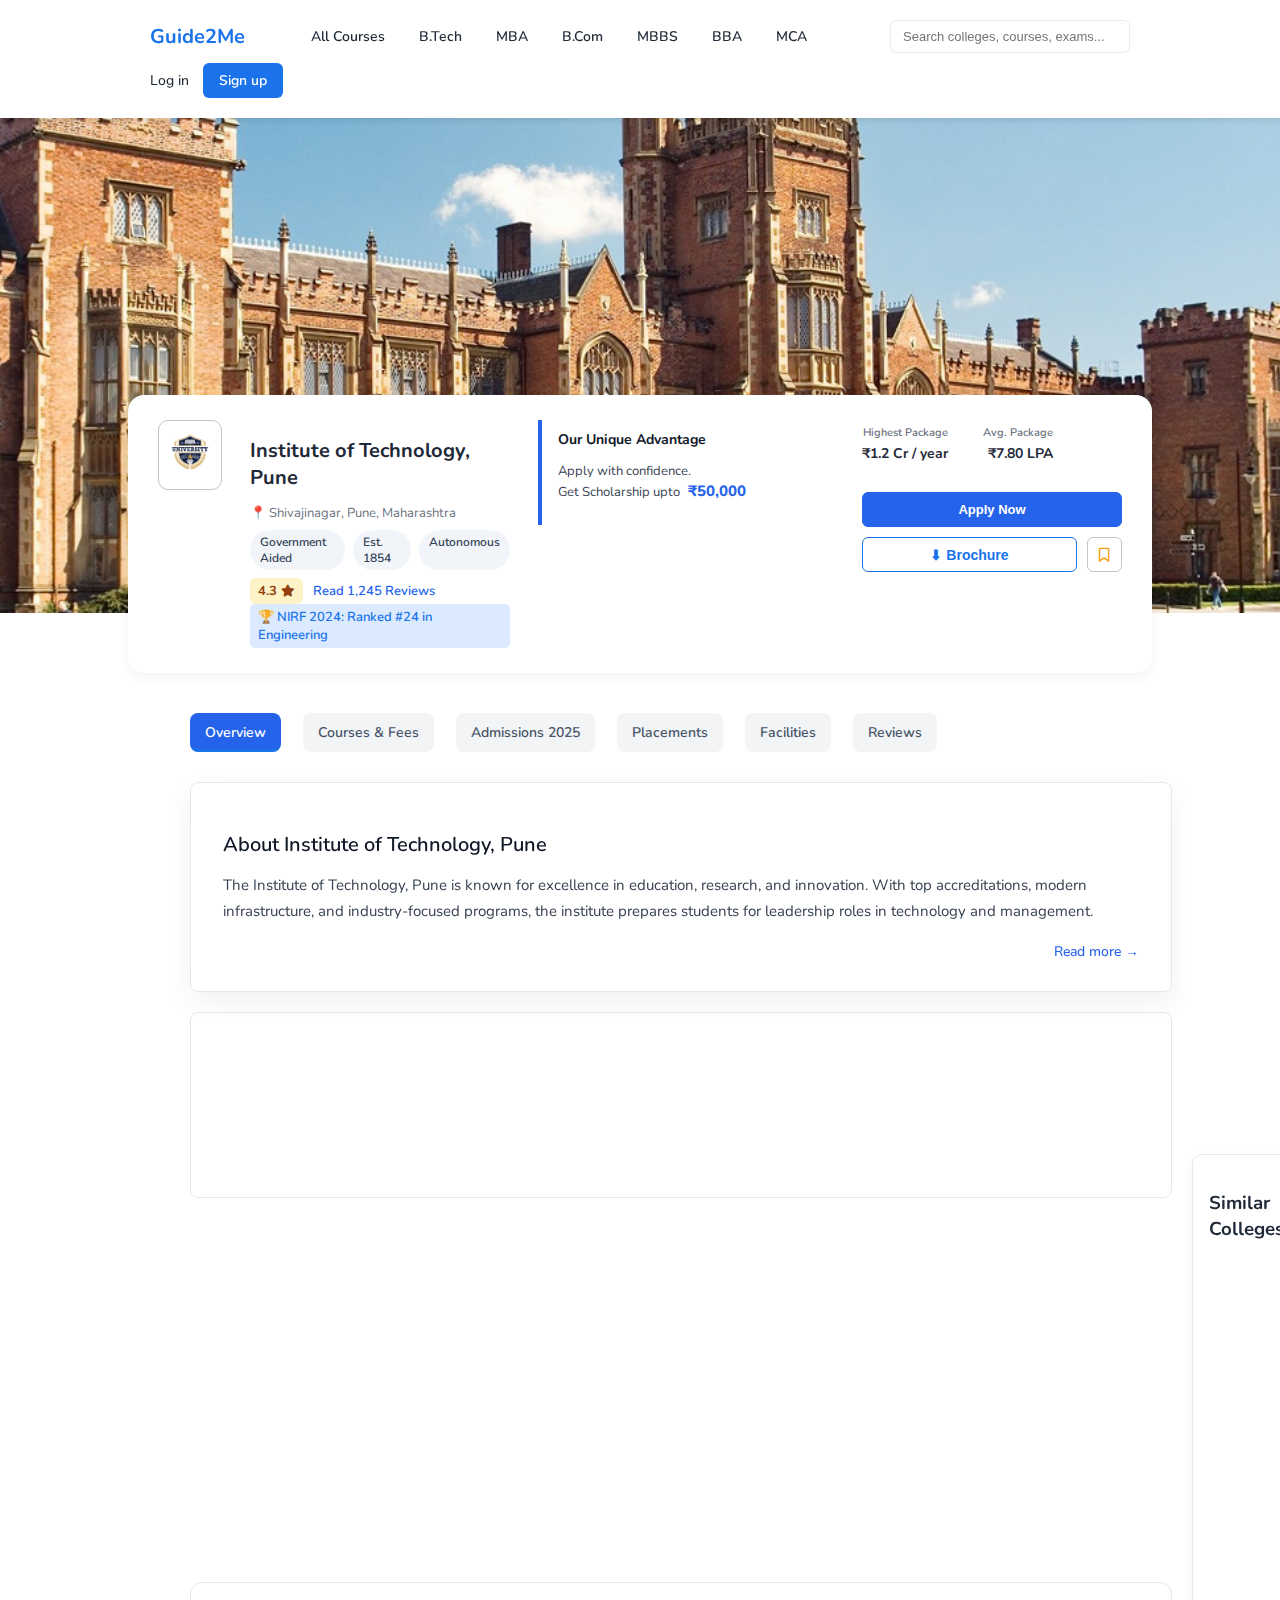
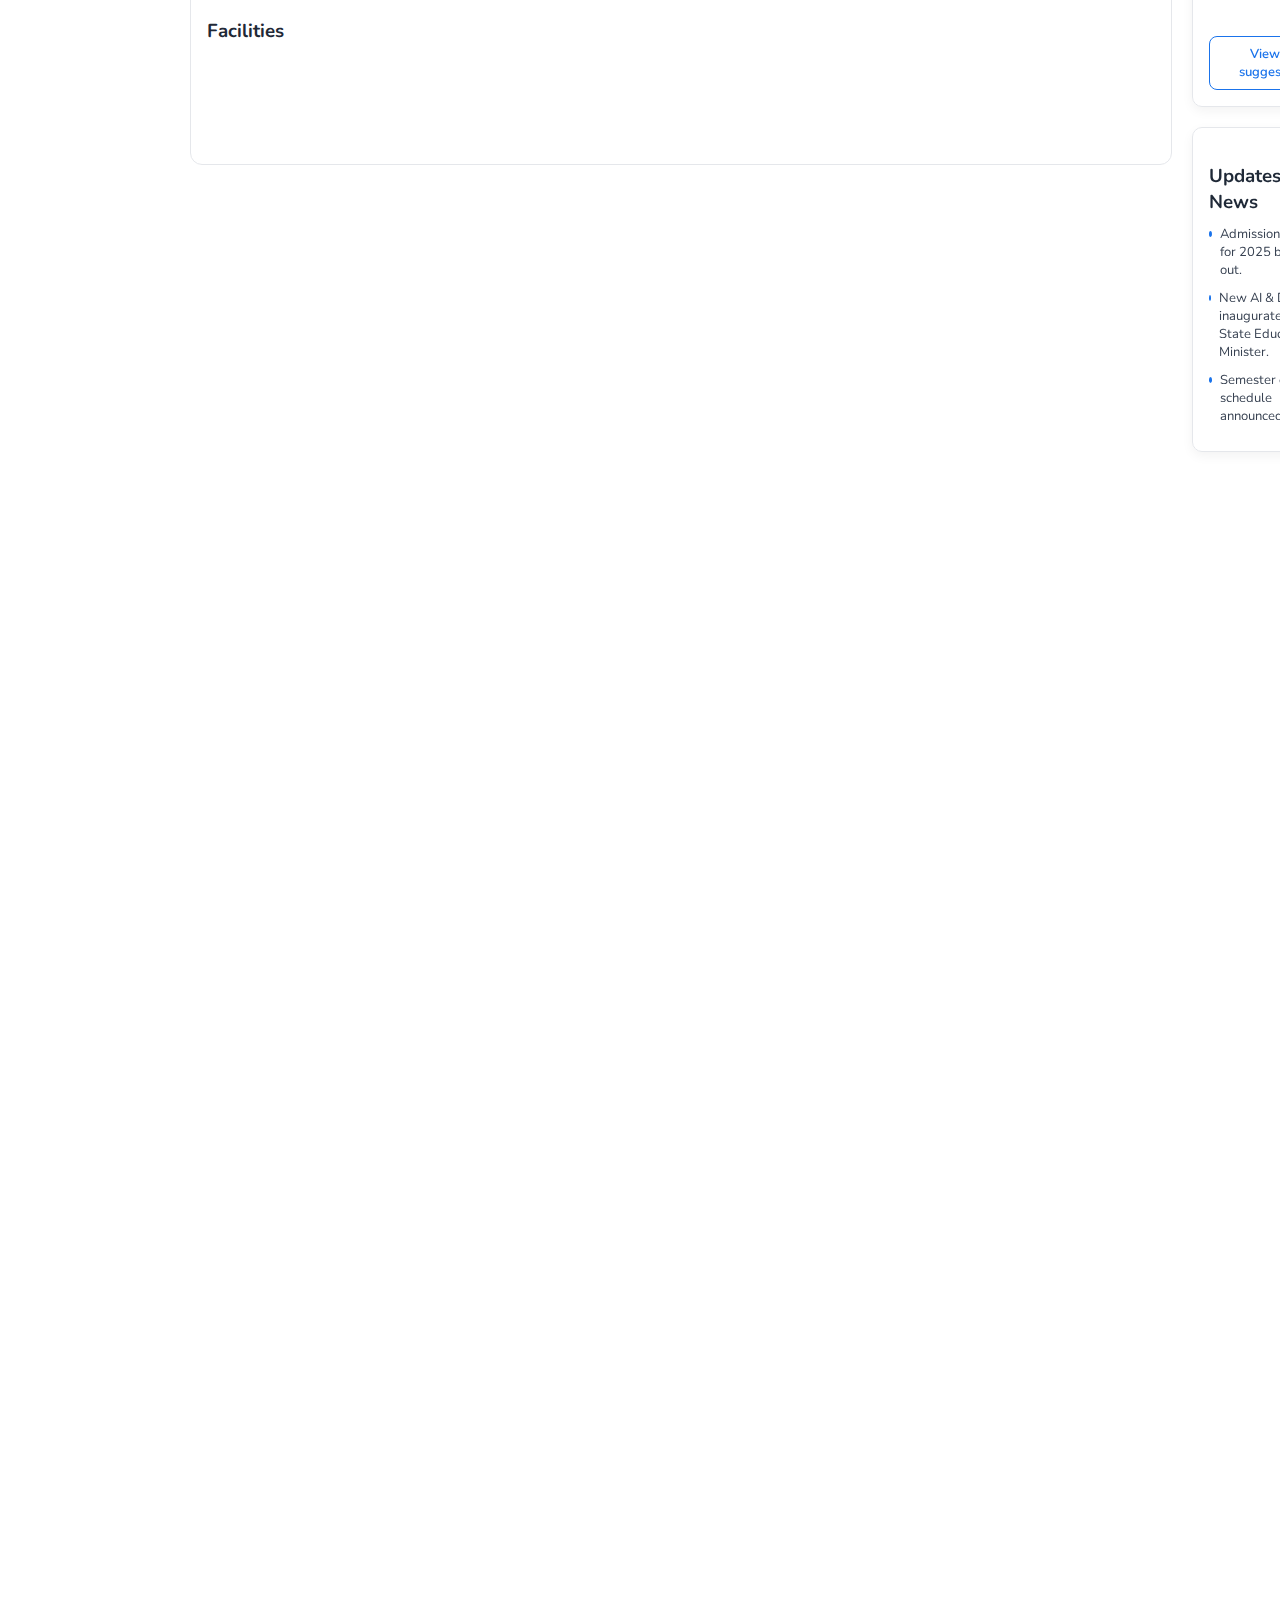
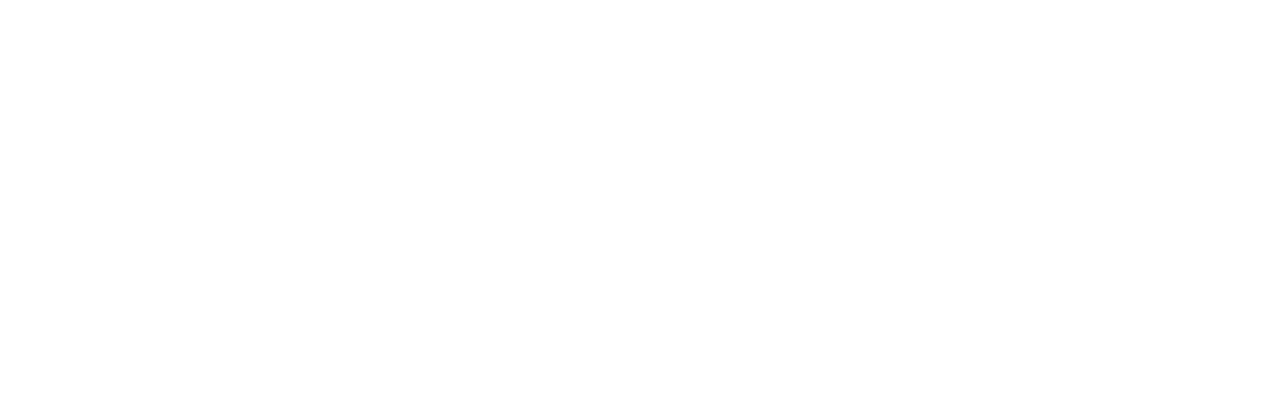
<file: pages/college_details.html>
<!DOCTYPE html>
<html lang="en">

<head>
    <meta charset="UTF-8">
    <title>College Details</title>
    <meta name="viewport" content="width=device-width, initial-scale=1.0">

    <link href="https://fonts.googleapis.com/css2?family=Nunito:wght@400;600;700&display=swap" rel="stylesheet">
    <link rel="stylesheet" href="../assets/css/description-style.css">
    <link rel="stylesheet" href="https://cdnjs.cloudflare.com/ajax/libs/font-awesome/6.5.0/css/all.min.css">
    <link href="https://fonts.googleapis.com/icon?family=Material+Icons" rel="stylesheet">

    <link href="https://unpkg.com/aos@2.3.4/dist/aos.css" rel="stylesheet">

</head>

<body>

    <!-- HEADER -->
    <header class="g-header" data-aos="fade-down">
        <div class="header-top">
            <div class="logo">Guide2Me</div>

            <nav class="main-nav" id="main-nav">
                <a href="#">All Courses</a>
                <a href="#">B.Tech</a>
                <a href="#">MBA</a>
                <a href="#">B.Com</a>
                <a href="#">MBBS</a>
                <a href="#">BBA</a>
                <a href="#">MCA</a>
            </nav>

            <input class="search-input" type="text" placeholder="Search colleges, courses, exams...">
            <div class="hamburger" id="hamburger">
                <span></span>
                <span></span>
                <span></span>
            </div>
            <div class="header-right">
                <a href="#" class="login-link">Log in</a>
                <a href="#" class="signup-btn">Sign up</a>
            </div>


        </div>
    </header>

    <!-- HERO -->
    <div class="hero">

        <!-- HERO BACKGROUND -->
        <div class="hero-bg"></div>
        <div class="hero-media mobile-only">
            <img src="../assets/images/college1.jpg" alt="College Media">

            <div class="media-badge">
                <i class="fa-solid fa-circle-play"></i>
                <span>1 Video · 7 Photos</span>
            </div>
        </div>



        <!-- FLOATING HEADER CARD -->
        <div class="hero-card">

            <div class="mobile-logo">
                <img src="../assets/images/collegelogo.jpg" alt="College Logo">
            </div>

            <div class="hero-left">
                <h2>Institute of Technology, Pune</h2>
                <p>📍 Shivajinagar, Pune, Maharashtra</p>

                <div class="tags">
                    <span>Government Aided</span>
                    <span>Est. 1854</span>
                    <span>Autonomous</span>
                </div>

                <div class="rating">
                    <span class="rating-badge">
                        4.3 <i class="fa-solid fa-star"></i>
                    </span>
                    <a href="#" class="review-link">Read 1,245 Reviews</a>
                </div>

                <div class="rank">🏆 NIRF 2024: Ranked #24 in Engineering</div>
            </div>

            <div class="hero-middle">
                <h4>Our Unique Advantage</h4>
                <p>Apply with confidence.<br>Get Scholarship upto <b>₹50,000</b></p>
            </div>

            <div class="hero-right">
                <div class="packages">
                    <div>
                        <small>Highest Package</small>
                        <h4>₹1.2 Cr / year</h4>
                    </div>
                    <div>
                        <small>Avg. Package</small>
                        <h4>₹7.80 LPA</h4>
                    </div>
                </div>

                <button class="apply-btn">Apply Now</button>

                <div class="hero-actions">
                    <button class="brochure-btn">⬇ Brochure</button>
                    <button class="save-btn">
                        <i class="fa-regular fa-bookmark"></i>
                    </button>
                </div>
            </div>

        </div>
    </div>


    <!-- TABS -->
    <div class="tabs" data-aos="fade-up">
        <a class="active">Overview</a>
        <a data-aos="fade-up" data-aos-delay="100">Courses & Fees</a>
        <a data-aos="fade-up" data-aos-delay="200">Admissions 2025</a>
        <a data-aos="fade-up" data-aos-delay="300">Placements</a>
        <a data-aos="fade-up" data-aos-delay="400">Facilities</a>
        <a data-aos="fade-up" data-aos-delay="500">Reviews</a>
    </div>

    <!-- MAIN LAYOUT -->
    <div class="container" data-aos="fade-up">


        <!-- LEFT CONTENT -->
        <div class="left">

            <div class="card about-card" data-aos="fade-up">

                <h3 class="about-title">About Institute of Technology, Pune</h3>

                <p class="about-text">
                    The Institute of Technology, Pune is known for excellence in education,
                    research, and innovation. With top accreditations, modern infrastructure,
                    and industry-focused programs, the institute prepares students for
                    leadership roles in technology and management.
                </p>

                <div class="about-action">
                    <a href="#" class="read-more-btn">Read more →</a>
                </div>

            </div>



            <div class="main-container">
                <div class="highlights">
                    <div class="highlight-card" data-aos="zoom-in" data-aos-delay="100">

                        <i class="fa-solid fa-award"></i>
                        <div>
                            <h4>NAAC A+ Grade</h4>
                            <p>Accredited with highest grade</p>
                        </div>
                    </div>

                    <div class="highlight-card" data-aos="zoom-in" data-aos-delay="200">
                        <i class="fa-solid fa-user-graduate"></i>
                        <div>
                            <h4>100% Placement</h4>
                            <p>For CS & IT branches</p>
                        </div>
                    </div>

                    <div class="highlight-card" data-aos="zoom-in" data-aos-delay="300">
                        <i class="fa-solid fa-award"></i>
                        <div>
                            <h4>NAAC A+ Grade</h4>
                            <p>Accredited with highest grade</p>
                        </div>
                    </div>

                    <div class="highlight-card" data-aos="zoom-in" data-aos-delay="400">
                        <i class="fa-solid fa-user-graduate"></i>
                        <div>
                            <h4>100% Placement</h4>
                            <p>For CS & IT branches</p>
                        </div>
                    </div>
                </div>

            </div>


            <div class="course-card" data-aos="fade-up">

                <h3>Courses & Fees</h3>

                <div class="table-wrapper">
                    <table>
                        <thead>
                            <tr>
                                <th>Course</th>
                                <th>Total Fees</th>
                                <th>Eligibility</th>
                                <th>Action</th>
                            </tr>
                        </thead>

                        <tbody>
                            <tr>
                                <td><strong>B.Tech in Computer Engineering</strong></td>
                                <td>₹5.40 Lakhs</td>
                                <td>10+2 with 75% + JEE Main</td>
                                <td><button class="apply-btn">Apply</button></td>
                            </tr>

                            <tr>
                                <td><strong>B.Tech in Mechanical Engineering</strong></td>
                                <td>₹5.40 Lakhs</td>
                                <td>10+2 with 75% + MHT CET</td>
                                <td><button class="apply-btn">Apply</button></td>
                            </tr>

                            <tr>
                                <td><strong>M.Tech in Data Science</strong></td>
                                <td>₹2.10 Lakhs</td>
                                <td>B.Tech + GATE Score</td>
                                <td><button class="apply-btn">Apply</button></td>
                            </tr>
                        </tbody>
                    </table>
                </div>

                <div class="view-more">View More</div>
            </div>

            <div class="facility-card">
                <h3>Facilities</h3>

                <div class="facilities">
                    <div class="facility-item" data-aos="fade-up" data-aos-delay="100">

                        <span class="material-icons">menu_book</span>
                        <p>Central Library</p>
                    </div>

                    <div class="facility-item" data-aos="fade-up" data-aos-delay="200">
                        <span class="material-icons">wifi</span>
                        <p>Campus Wi-Fi</p>
                    </div>

                    <div class="facility-item" data-aos="fade-up" data-aos-delay="300">
                        <span class="material-icons">local_cafe</span>
                        <p>Cafeteria</p>
                    </div>

                    <div class="facility-item" data-aos="fade-up" data-aos-delay="400">
                        <span class="material-icons">fitness_center</span>
                        <p>Sports Complex</p>
                    </div>

                    <div class="facility-item" data-aos="fade-up" data-aos-delay="500">
                        <span class="material-icons">local_hospital</span>
                        <p>Medical Facility</p>
                    </div>
                </div>
            </div>
            <div class="card review-card" data-aos="fade-up">

                <h3>Reviews & Rating</h3>

                <div class="review-wrapper">
                    <!-- LEFT SCORE -->
                    <div class="review-score">
                        <h2>4.3</h2>
                        <span>/ 5</span>
                    </div>

                    <!-- RIGHT BARS -->
                    <div class="review-bars">
                        <div class="review-row">
                            <div class="review-label">
                                <p>Placement</p>
                                <span>4.8</span>
                            </div>
                            <div class="bar"><span style="width:96%"></span></div>
                        </div>

                        <div class="review-row">
                            <div class="review-label">
                                <p>Infrastructure</p>
                                <span>4.1</span>
                            </div>
                            <div class="bar"><span style="width:82%"></span></div>
                        </div>

                        <div class="review-row">
                            <div class="review-label">
                                <p>Faculty</p>
                                <span>4.5</span>
                            </div>
                            <div class="bar"><span style="width:90%"></span></div>
                        </div>
                    </div>
                </div>
            </div>
            <div class="card student-reviews" data-aos="fade-up">

                <h3>
                    What students say about –
                    <span>Institute of Technology, Pune</span>
                </h3>

                <!-- TABS -->
                <div class="review-tabs">
                    <button class="active">Placement</button>
                    <button>Infrastructure</button>
                    <button>Faculty</button>
                    <button>Other</button>
                </div>

                <hr />

                <!-- LIKES -->
                <div class="review-section likes">
                    <h4>Likes</h4>
                    <ul>
                        <li>
                            Top recruiters are Microsoft, Oracle, Barclay, Goldman Sachs, Ola,
                            Morgan Stanley, JPMC SDE, Grow, and SRID.
                            <span>(107 Reviews)</span>
                        </li>
                        <li>
                            Other than this students get placed in different sectors like finance,
                            data science and consultancy.
                            <span>(112 Reviews)</span>
                        </li>
                    </ul>
                </div>

                <!-- DISLIKES -->
                <div class="review-section dislikes">
                    <h4>Dislikes</h4>
                    <ul>
                        <li>
                            There are no placement for M.Sc. students in our department because
                            only coaching center is offering the job with low salary package.
                            So students are not interested in it.
                            <span>(13 Reviews)</span>
                        </li>
                    </ul>
                </div>
            </div>
            <div class="card faq-card" data-aos="fade-up">

                <h3 class="faq-title">
                    Commonly asked questions <span class="faq-icon">💬</span>
                </h3>

                <div class="faq-item active">
                    <button class="faq-question">
                        <span>Q: How can I get admission to IOT Pune for BTech?</span>
                        <i class="arrow"></i>
                    </button>
                    <div class="faq-answer">
                        <p>
                            The Institute of Technology is recognized for excellence in education,
                            research, and innovation. Accredited with the highest grade, it offers
                            world-class programs, state-of-the-art facilities, and a vibrant learning
                            environment that empowers students to excel in technology and beyond.
                        </p>
                    </div>
                </div>

                <div class="faq-item">
                    <button class="faq-question">
                        <span>Q: How can I get admission to IOT Pune for BTech?</span>
                        <i class="arrow"></i>
                    </button>
                    <div class="faq-answer">
                        <p>
                            Admissions are based on entrance exams such as JEE Main or MHT-CET,
                            followed by counseling and seat allotment.
                        </p>
                    </div>
                </div>

                <div class="faq-item">
                    <button class="faq-question">
                        <span>Q: How can I get admission to IOT Pune for BTech?</span>
                        <i class="arrow"></i>
                    </button>
                    <div class="faq-answer">
                        <p>
                            Candidates must meet eligibility criteria including academic performance
                            and entrance exam scores.
                        </p>
                    </div>
                </div>
            </div>
            <section class="discover-section" data-aos="fade-up">

                <div class="section-header">
                    <h3 class="section-title">Discover More Colleges</h3>
                    <a href="./college_list.html" class="view-all">View All</a>
                </div>

                <div class="college-grid" data-aos="fade-up">

                    <div class="college-card" onclick="openCollegeList()" data-aos="fade-up" data-aos-delay="100">

                        <div class="college-img">
                            <span class="badge">IITs & NITs</span>
                            <img src="../assets/images/college1.jpg" alt="College">
                        </div>

                        <h4>National level IITs & NITs</h4>
                        <p class="sub-text">India-wide JEE Main / Advanced</p>
                        <div class="card-bottom">
                            <div class="left-info">
                                <span class="package">Avg pack : ₹20–30 LPA</span>
                                <span class="stars">4.7 ★★★★★</span>

                            </div>

                            <a href="./assets/brochures/iit-nit-brochure.pdf" class="cta-brochure" download>
                                Brochure ⬇
                            </a>
                        </div>


                    </div>
                    <!-- CARD -->
                    <div class="college-card" data-aos="fade-up" data-aos-delay="200">
                        <div class="college-img">
                            <span class="badge">IITs & NITs</span>
                            <img src="../assets/images/college2.jpeg" alt="College">
                        </div>

                        <h4>National level IITs & NITs</h4>
                        <p class="sub-text">India-wide JEE Main / Advanced</p>

                        <div class="card-bottom">
                            <div class="left-info">
                                <span class="package">Avg pack : ₹10–20 LPA</span>
                                <span class="stars">4.7 ★★★★★</span>

                            </div>

                            <a href="./assets/brochures/iit-nit-brochure.pdf" class="cta-brochure" download>
                                Brochure ⬇
                            </a>
                        </div>
                    </div>

                    <!-- CARD -->
                    <div class="college-card" data-aos="fade-up" data-aos-delay="300">
                        <div class="college-img">
                            <span class="badge">IITs & NITs</span>
                            <img src="../assets/images/college.png" alt="College">
                        </div>

                        <h4>National level IITs & NITs</h4>
                        <p class="sub-text">India-wide JEE Main / Advanced</p>

                        <div class="card-bottom">
                            <div class="left-info">
                                <span class="package">Avg pack : ₹30–35 LPA</span>
                                <span class="stars">4.8 ★★★★★</span>

                            </div>

                            <a href="./assets/brochures/iit-nit-brochure.pdf" class="cta-brochure" download>
                                Brochure ⬇
                            </a>
                        </div>
                    </div>

                </div>
            </section>




        </div>

        <!-- RIGHT SIDEBAR -->
        <div class="right" data-aos="fade-left">


            <!-- Photos & Videos -->
            <div class="card-img" data-aos="fade-left" data-aos-delay="100">

                <h3>Photos and Videos</h3>

                <!-- Top large image -->
                <div class="gallery-top">
                    <img src="../assets/images/college1.jpg" alt="Main Image">
                </div>

                <!-- Row with 2 images -->
                <div class="gallery-row-2">
                    <img src="../assets/images/college2.jpeg" alt="Image 2">
                    <img src="../assets/images/college1.jpg" alt="Image 3">
                </div>

                <!-- 2 rows with 3 images each -->
                <div class="gallery-row-3">
                    <img src="../assets/images/college1.jpg" alt="Image 4">
                    <img src="../assets/images/college2.jpeg" alt="Image 5">
                    <img src="../assets/images/college1.jpg" alt="Image 6">
                    <img src="../assets/images/college1.jpg" alt="Image 7">
                    <img src="../assets/images/college2.jpeg" alt="Image 8">
                    <img src="../assets/images/college1.jpg" alt="Image 9">
                </div>
            </div>


            <!-- Similar Colleges -->
            <div class="card">
                <h3>Similar Colleges</h3>
                <div class="college-item" data-aos="fade-left" data-aos-delay="200">

                    <img src="../assets/images/college1.jpg">
                    <div>
                        <h4>VJTI Mumbai</h4>
                        <p>Mumbai, Maharashtra</p>
                        <a href="#">View Details</a>
                    </div>
                </div>

                <div class="college-item" data-aos="fade-left" data-aos-delay="300">
                    <img src="../assets/images/college2.jpeg">
                    <div>
                        <h4>SPIT Mumbai</h4>
                        <p>Mumbai, Maharashtra</p>
                        <a href="#">View Details</a>
                    </div>
                </div>

                <div class="college-item" data-aos="fade-left" data-aos-delay="400">
                    <img src="../assets/images/college.png">
                    <div>
                        <h4>Walchand College</h4>
                        <p>Sangli, Maharashtra</p>
                        <a href="#">View Details</a>
                    </div>
                </div>

                <div class="view-suggestion-wrapper">
                    <a href="#" class="view-suggestion">View all suggestions</a>
                </div>

            </div>

            <!-- Updates & News -->
            <div class="card">
                <h3>Updates & News</h3>

                <div class="news-item">
                    <span class="dot"></span>
                    <p>Admissions forms for 2025 batch are out.</p>
                </div>

                <div class="news-item">
                    <span class="dot"></span>
                    <p>New AI & DS lab inaugurated by State Education Minister.</p>
                </div>

                <div class="news-item">
                    <span class="dot"></span>
                    <p>Semester exams schedule announced.</p>
                </div>
            </div>

            <!-- PROMO CARD -->
            <div class="promo-card" data-aos="zoom-in">

                <img src="../assets/images/college1.jpg">
                <h4>MUMBAI UNIVERSITY</h4>

                <ul>
                    <li>Top Ranked Courses</li>
                    <li>World-Class Faculty</li>
                    <li>Beautiful Campus</li>
                </ul>

                <button class="apply-now">APPLY NOW</button>
            </div>

        </div>


    </div>

    <footer class="g-footer" data-aos="fade-up">

        <div class="footer-container">
            <div class="footer-top">
                <div class="footer-col">
                    <h4>Guide2Me</h4>
                    <p>

                        Helping students discover, compare and apply to the right colleges with confidence.
                    </p>
                </div>

                <div class="footer-col">
                    <h4>Explore</h4>
                    <a href="#">Top Colleges</a>
                    <a href="#">Courses</a>
                    <a href="#">Exams</a>
                    <a href="#">Rankings</a>

                </div>
                <div class="footer-col">
                    <h4>Resources</h4>
                    <a href="#">Guides & Articles</a>
                    <a href="#">College Reviews</a>
                    <a href="#">Scholarships</a>
                    <a href="#">FAQ's</a>
                </div>

                <div class="footer-col">
                    <h4>Exams</h4>
                    <a href="#">CAT</a>
                    <a href="#">MAT</a>
                    <a href="#">CMAT</a>
                    <a href="#">XAT</a>
                    <a href="#">GMAT</a>
                </div>

                <div class="footer-col">
                    <h4>Courses</h4>
                    <a href="#">MBA</a>
                    <a href="#">PGDM</a>
                    <a href="#">Executive MBA</a>
                    <a href="#">Distance MBA</a>
                </div>
            </div>

            <div class="footer-bottom">
                © 2025 Guide2Me. All rights reserved.
            </div>
        </div>
    </footer>

    <script>
        const faqItems = document.querySelectorAll(".faq-item");

        faqItems.forEach(item => {
            const question = item.querySelector(".faq-question");

            question.addEventListener("click", () => {
                faqItems.forEach(i => {
                    if (i !== item) i.classList.remove("active");
                });
                item.classList.toggle("active");
            });
        });
    </script>

    <script>
        document.addEventListener("DOMContentLoaded", function () {
            const hamburger = document.getElementById('hamburger');
            const nav = document.getElementById('main-nav');

            hamburger.addEventListener('click', function () {
                nav.classList.toggle('active');
            });
        });
    </script>
    <script src="https://unpkg.com/aos@2.3.4/dist/aos.js"></script>
    <script>
        AOS.init({
            duration: 800,
            easing: 'ease-in-out',
            once: true
        });
    </script>

</body>

</html>
</file>
<file: assets/css/description-style.css>
/* ================= ROOT VARIABLES ================= */
:root {
    --primary-bg: #F9FAFB;
    --primary-color: #2563EB;
    --primary-blue: #1A73eb;
    --dark-blue: #0b1f3a;
    --light-bg: #ffffff;
    --white: #ffffff;
    --text-dark: #1f2937;
    --text-muted: #6b7280;
    --border-light: #e6edf5;
    --search-border: #bfc4cd;
    --border-dark: #1e3a5f;
    --success-green: #0a8f4d;
    --badge-bg: #FBBF24;
    --badge-text: #7b5808;
    --orange-color: #F59E0B;

    --page-padding: 150px;
    --page-body-padding: 190px;

    --radius-sm: 6px;
    --radius-md: 12px;
    --radius-lg: 16px;

    --shadow-sm: 0 4px 12px rgba(0, 0, 0, 0.05);
    --font-main: 'Nunito', sans-serif;
}

/* MOBILE OVERRIDE */
@media (max-width: 768px) {
    :root {
        --page-padding: 16px;
        --page-body-padding: 16px;
    }
}

/* ================= RESET ================= */
* {
    box-sizing: border-box;
}

html,
body {
    width: 100%;
    max-width: 100%;
    margin: 0;
    padding: 0;
    overflow-x: hidden;
    font-family: var(--font-main);
    background: var(--white);
    color: var(--text-dark);
}



.section-wrapper {
    padding: 15px var(--page-body-padding);
}

/* ================= HEADER ================= */
.g-header {
    background: #fff;
    padding: 20px 150px;
    box-shadow: 0 2px 6px rgba(0, 0, 0, 0.1);
    position: relative;
    z-index: 1000;
}

.header-top {
    display: flex;
    align-items: center;
    justify-content: space-between;
    flex-wrap: wrap;
    gap: 10px;
}

.logo {
    font-size: 22px;
    font-weight: 700;
    color: #2563eb;
}

/* NAV LINKS */
.main-nav {
    display: flex;
    gap: 16px;
}

.main-nav a {
    text-decoration: none;
    color: #111827;
    font-weight: 500;
    font-size: 14px;
}

/* SEARCH */
.search-input {
    padding: 6px 10px;
    border-radius: 6px;
    border: 1px solid #ccc;
}

/* HEADER RIGHT */
.header-right {
    display: flex;
    align-items: center;
    gap: 10px;
}

.login-link {
    text-decoration: none;
    color: #2563eb;
    font-weight: 500;
}

.signup-btn {
    text-decoration: none;
    padding: 0px 12px;
    background: #2563eb;
    color: #fff;
    border-radius: 6px;
    font-weight: 500;
}

/* HAMBURGER */
.hamburger {
    display: none;
    flex-direction: column;
    cursor: pointer;
    gap: 4px;
}

.hamburger span {
    height: 3px;
    width: 25px;
    background: #111827;
    border-radius: 2px;
}

/* ===== MOBILE ===== */
@media (max-width: 768px) {
    .main-nav {
        display: none;
        flex-direction: column;
        width: 100%;
        margin-top: 10px;
        background: #fff;
        box-shadow: 0 4px 8px rgba(0, 0, 0, 0.1);
    }

    .main-nav a {
        padding: 12px 0px;
        border-bottom: 1px solid #eee;
    }

    .main-nav.active {
        display: flex;
    }

    .search-input {
        width: 100%;
        margin: 0px 0;
    }

    .hamburger {
        display: flex;
    }

    .header-top {
        flex-wrap: wrap;
    }
}

.logo {
    font-size: 20px;
    font-weight: 700;
    color: var(--primary-blue);
}

.main-nav a {
    text-decoration: none;
    font-size: 14px;
    font-weight: 600;
    color: var(--text-dark);
    margin-right: 18px;
}

.header-right {
    display: flex;
    align-items: center;
    gap: 14px;
}

.search-input {
    width: 240px;
    padding: 8px 12px;
    border-radius: var(--radius-sm);
    border: 1px solid var(--border-light);
    font-size: 13px;
}

.login-link {
    font-size: 14px;
    color: var(--text-dark);
    text-decoration: none;
}

.signup-btn {
    background: var(--primary-blue);
    color: var(--white);
    padding: 8px 16px;
    border-radius: var(--radius-sm);
    text-decoration: none;
    font-size: 14px;
    font-weight: 600;
}

/* ================= HERO ================= */
.hero {
    position: relative;
    height: 55vh;
    background-image: url('../images/collegedetailsbg.png');
    background-size: cover;
    background-position: center;
}

.hero-image {
    display: none;
}

/* ===== MOBILE MEDIA PREVIEW ===== */
.mobile-only {
    display: none;
}

.hero-media {
    position: relative;
    width: 100%;
}

.hero-media img {
    width: 100%;
    height: 180px;
    object-fit: cover;
    display: block;
}

/* Badge */
.media-badge {
    position: absolute;
    top: 10px;
    right: 10px;
    background: rgba(0, 0, 0, 0.75);
    color: #fff;
    padding: 6px 12px;
    border-radius: 20px;
    font-size: 12px;
    display: flex;
    align-items: center;
    gap: 6px;
}

/* ===== MOBILE ONLY ===== */
@media (max-width: 768px) {

    /* Show media preview */
    .mobile-only {
        display: block;
    }

    /* Push hero card slightly up */
    .hero-card {
        margin-top: -40px;
    }

    /* Adjust hero bg height if needed */
    .hero-bg {
        height: 180px;
    }
}


/* ================= HERO CARD ================= */
.hero-card {
    position: absolute;
    bottom: -60px;
    left: 50%;
    transform: translateX(-50%);
    width: 80%;
    background: var(--white);
    padding: 25px 30px;
    border-radius: var(--radius-lg);
    display: flex;
    align-items: start;
    gap: 28px;
    box-shadow: var(--shadow-sm);
    z-index: 10;
}

/* LEFT */
.hero-left {
    flex: 1;
}

.hero-left h2 {
    font-size: 20px;
    font-weight: 700;
    margin-bottom: 6px;
}

.hero-left p {
    font-size: 13px;
    color: var(--text-muted);
    margin-bottom: 8px;
}

.college-logo {

    top: -35px;
    left: 24px;
    background: #fff;
    border-radius: 10px;
    padding: 6px;
    border: var(--search-border) 1px solid;

    /* box-shadow: 0 0px 1px rgba(0, 0, 0, 0.15); */
}

.college-logo img {
    width: 64px;
    height: 64px;
    object-fit: contain;
}


/* TAGS */
.tags {
    display: flex;
    gap: 8px;
    margin-bottom: 8px;
}

.tags span {
    font-size: 12px;
    padding: 4px 10px;
    border-radius: 999px;
    background: #f1f5f9;
    color: #334155;
    font-weight: 600;
}

.rating {
    display: flex;
    align-items: center;
    gap: 10px;

}

/* Rating badge */
.rating-badge {
    display: inline-flex;
    align-items: center;
    gap: 4px;
    font-size: 13px;
    font-weight: 700;
    color: #92400e;
    background: #fef3c7;
    padding: 4px 8px;
    border-radius: 6px;
}

/* Star icon */
.rating-badge i {
    color: #92400e;
    font-size: 12px;
}

/* Reviews link */
.review-link {
    font-size: 13px;
    font-weight: 600;
    color: #2563eb;
    text-decoration: none;
}

.review-link:hover {
    text-decoration: underline;
}


.rank {
    display: inline-flex;
    /* fit to text */
    align-items: center;
    gap: 6px;

    font-size: 13px;
    font-weight: 600;
    color: var(--primary-blue);
    background-color: #dbeafe;
    border-radius: 5px;
    padding: 4px 8px;
    width: fit-content;
    /* extra safety */
}


/* MIDDLE */
.hero-middle {
    flex: 1;
    padding: 10px 16px;
    /* light outer border */
    border-left: 4px solid #2563eb;
    /* primary blue left line */
    border-radius: 0px;
    /* very light background */
}

.hero-middle h4 {
    margin: 0 0 6px;
    font-size: 14px;
    font-weight: 700;
    color: #111827;
}

.hero-middle p {
    font-size: 13px;
    color: #374151;
    line-height: 1.4;
}

.hero-middle b {
    color: #2563eb;
    font-weight: 800;
    font-size: 15px;
    padding-left: 5px;
}


/* RIGHT */
.hero-right {
    flex: 1;
    text-align: right;
}

.packages {
    display: flex;
    justify-content: start;
    gap: 35px;
    margin-bottom: 10px;
}

.packages small {
    font-size: 11px;
    font-weight: 600;
    color: var(--text-muted);
}

.packages h4 {
    font-size: 14px;
    font-weight: 700;
    margin-top: 2px;
}

.hero-actions {
    display: flex;
    gap: 10px;
    margin-top: 10px;
    text-align: start;
}

/* BUTTONS */
.apply-btn {
    width: 100%;
    background: var(--primary-blue);
    color: var(--white);
    border: none;
    padding: 10px;
    font-size: 14px;
    font-weight: 700;
    border-radius: var(--radius-md);
    cursor: pointer;
}

.brochure-btn {
    flex: 1;
    /* take remaining space */
    background: var(--white);
    color: var(--primary-blue);
    border: 1px solid var(--primary-blue);
    font-weight: 600;
}

/* SAVE BUTTON */
.save-btn {
    width: 35px;
    /* same height = square */
    background: #fff;
    border: 1px solid var(--search-border);
    font-size: 16px;
    color: #f59e0b;
}

.hero-actions {
    display: flex;
    gap: 10px;
    margin-top: 10px;
}

/* COMMON BUTTON STYLE */
.hero-actions button {
    height: 35px;
    /* same height */
    display: flex;
    align-items: center;
    justify-content: center;
    border-radius: var(--radius-sm);
    cursor: pointer;
    font-size: 14px;
}

/* ================= TABS ================= */

.tabs {
    display: flex;
    flex-wrap: nowrap;
    /* prevent wrapping */
    overflow-x: auto;
    /* enable horizontal scroll */
    -webkit-overflow-scrolling: touch;
    width: 90%;
    padding: 15px var(--page-body-padding);
    margin-top: 85px;
    width: 92%;
}

.tabs a {
    flex: 0 0 auto;
    /* prevent shrinking, keep width auto */
    text-decoration: none;
    padding: 10px 15px;
    border-radius: 8px;
    background: #f3f4f6;
    color: #111827;
    font-weight: 500;
    white-space: nowrap;
    /* prevent text wrapping */
    transition: all 0.3s ease;
}

.tabs a.active {
    background: #2563eb;
    color: #fff;
}


.tabs a {
    margin-right: 22px;
    text-decoration: none;
    font-size: 14px;
    font-weight: 600;
    color: #475569;
}

.tabs .active {
    color: var(--primary-blue);
    border-bottom: 3px solid var(--primary-blue);
    padding-bottom: 6px;
}

/* Optional: hide scrollbar for cleaner look */
.tabs::-webkit-scrollbar {
    display: none;
}

/* Logo for both views */
.mobile-logo {
    top: -35px;
    left: 24px;
    background: #fff;
    border-radius: 10px;
    padding: 6px;
    border: var(--search-border) 1px solid;
}

.mobile-logo img {
    width: 50px;
    height: 50px;
    object-fit: contain;
}


/* ===== MOBILE HERO OVERLAY ===== */
@media (max-width: 768px) {

    .hero {
        height: auto;
        background: none;
        padding-bottom: 0;
    }

    .hero-media {
        position: relative;
        width: 100%;
    }

    .hero-media img {
        width: 100%;
        height: 200px;
        object-fit: cover;
        border-radius: 0 0 16px 16px;
    }

    /* Logo top-left */
    .mobile-logo {
        position: absolute;
        top: 125px;
        left: 15px;
        background: #fff;
        padding: 6px;
        border-radius: 10px;
        box-shadow: 0 4px 10px rgba(0, 0, 0, 0.2);
    }

    .mobile-logo img {
        width: 42px;
        height: 42px;
        object-fit: contain;
    }

    /* College name overlay */
    .mobile-title {
        position: absolute;
        bottom: 12px;
        left: 12px;
        right: 12px;
        color: #fff;
        font-size: 18px;
        font-weight: 600;
        text-shadow: 0 2px 6px rgba(0, 0, 0, 0.6);
        line-height: 1.3;
    }

    /* HERO CARD FLOAT */
    .hero-card {
        margin-top: -32px;
        border-radius: 16px;
        padding: 14px;
    }

    /* Hide desktop elements */
    .college-logo {
        display: none;
    }
}





/* MOBILE RESPONSIVE */
@media screen and (max-width: 768px) {


    .hero-left,
    .hero-middle,
    .hero-right {
        flex: unset;
        width: 100%;
        text-align: left;
    }

    .hero-middle {
        border-left: none;
        padding-left: 0;
    }

    .hero-right {
        text-align: left;
    }

    .packages {
        flex-direction: row;
        justify-content: space-between;
        gap: 10px;
    }

    .hero-actions {
        flex-direction: row;
        justify-content: space-between;
        gap: 10px;
    }

    .apply-btn,
    .brochure-btn {
        width: 48%;
    }

    .save-btn {
        width: 44px;
        margin-left: auto;
    }
}


/* MOBILE RESPONSIVE */
@media screen and (max-width: 768px) {
    .hero {
        display: flex;
        flex-direction: column;
        align-items: center;
    }

    .hero-card {
        position: static !important;
        /* override absolute */
        transform: none !important;
        width: 95%;
        flex-direction: column;
        /* stack content */
        gap: 15px;

        box-shadow: none;
        /* optional: remove shadow on mobile */
        padding: 15px 20px;
    }

    .hero-left,
    .hero-middle,
    .hero-right {
        flex: unset;
        width: 100%;
        text-align: left;
    }

    .hero-middle {
        border-left: none;
        padding-left: 0;
    }

    .hero-right {
        text-align: left;
    }

    .packages {
        flex-direction: row;
        justify-content: space-between;
        gap: 10px;
    }

    .hero-actions {
        flex-direction: row;
        justify-content: space-between;
        gap: 10px;
    }

    .apply-btn,
    .brochure-btn {
        width: 48%;
    }

    .save-btn {
        width: 44px;
        margin-left: auto;
    }
}

/* ================= LAYOUT ================= */
.container {
    display: flex;
    gap: 20px;
    padding: 15px var(--page-body-padding);
}

.left {
    flex: 2;
}

.right {
    flex: 1;
}

.card-photo ̰ {
    background: var(--bg-light);
    padding: 18px;
    border-radius: var(--radius-md);
    box-shadow: var(--shadow-sm);
    margin-bottom: 20px;
    border: 1px solid var(--border-light);

}

.card {
    margin: auto;
    gap: 10px;
    padding: 16px;
    border-radius: 10px;
    box-shadow: var(--shadow-sm);
    border: 1px solid #e5e7eb;
    margin-bottom: 20px;

}

.card h3 {
    margin-bottom: 10px;
}

/* Top large image */
.gallery-top img {
    width: 100%;
    height: auto;
    border-radius: 8px;
    margin-bottom: 10px;
}

/* Row with 2 images */
.gallery-row-2 {
    display: grid;
    grid-template-columns: repeat(2, 1fr);
    gap: 10px;
    margin-bottom: 10px;
}

.gallery-row-2 img {
    width: 100%;
    height: auto;
    border-radius: 8px;
}

/* 2 rows with 3 images each */
.gallery-row-3 {
    display: grid;
    grid-template-columns: repeat(3, 1fr);
    gap: 10px;
}

.gallery-row-3 img {
    width: 100%;
    height: auto;
    border-radius: 8px;
}

/* Responsive */
@media (max-width: 768px) {
    .gallery-row-2 {
        grid-template-columns: 1fr;
    }

    .gallery-row-3 {
        grid-template-columns: repeat(2, 1fr);
    }
}

@media (max-width: 480px) {
    .gallery-row-3 {
        grid-template-columns: 1fr;
    }
}


/* ================= HIGHLIGHTS ================= */
.main-container {
    display: flex;
    border: 1px solid #e5e7eb;
    justify-content: center;
    padding: 40px 20px;
    margin-bottom: 20px;
    border-radius: 8px;
}

.highlights {
    display: grid;
    grid-template-columns: repeat(auto-fit, minmax(220px, 1fr));
    gap: 20px;
    max-width: 1000px;
    width: 100%;
}

/* Card */
.highlight-card {
    background: #0f172a;
    border-radius: 14px;
    color: #fff;
    padding: 20px 22px;
    display: flex;
    align-items: center;
    gap: 16px;
    box-shadow: 0 10px 25px rgba(0, 0, 0, 0.06);
    transition: transform 0.3s ease, box-shadow 0.3s ease;
}

/* Hover effect */
.highlight-card:hover {
    transform: translateY(-4px);
    box-shadow: 0 16px 35px rgba(0, 0, 0, 0.08);
}

/* Icon */
.highlight-card i {
    font-size: 30px;
    color: #f59e0b;
    min-width: 32px;
}

/* Text */
.highlight-card h4 {
    font-size: 16px;
    font-weight: 600;
    color: #fff;
    margin: 0 0 4px;
}

.highlight-card p {
    font-size: 14px;
    color: #cbd5e1;
    margin: 0;
}

/* Mobile spacing */
@media (max-width: 768px) {
    .highlight-card {
        justify-content: center;
        text-align: center;
    }
}

@media(max-width:1024px) {
    .highlights {
        grid-template-columns: repeat(2, 1fr);
    }
}

@media(max-width:640px) {
    .highlights {
        grid-template-columns: 1fr;
    }
}

.course-card {
    border: 1px solid #e5e7eb;
    border-radius: 12px;
    padding: 16px;
    background: #fff;
    margin-bottom: 20px;
}

/* TABLE */
table {
    width: 100%;
    border-collapse: collapse;
}

thead {
    background: #f9fafb;
}

th {
    text-align: left;
    font-size: 13px;
    color: #6b7280;
    padding: 12px;
}

td {
    padding: 14px 12px;
    font-size: 14px;
    border-top: 1px solid #e5e7eb;
    color: #374151;
}

/* BUTTON */
.apply-btn {
    padding: 6px 15px;
    font-size: 13px;
    border: 1px solid #2563eb;
    background: #2563eb;
    color: #fff;
    border-radius: 6px;
    cursor: pointer;
    height: 35px;
}

.apply-btn:hover {
    background: #eef2ff;
    color: #2563eb;
}

.view-more {
    text-align: center;
    margin-top: 12px;
    color: #2563eb;
    font-size: 14px;
    cursor: pointer;
}

/* ================= MOBILE VIEW ================= */
@media (max-width: 768px) {

    /* Hide table header */
    table thead {
        display: none;
    }

    /* Convert rows into cards */
    table,
    tbody,
    tr,
    td {
        display: block;
        width: 100%;
    }

    tr {
        background: #ffffff;
        border-radius: 12px;
        padding: 14px;
        margin-bottom: 14px;
        box-shadow: 0 2px 8px rgba(0, 0, 0, 0.08);
    }

    td {
        padding: 6px 0;
        border: none;
        text-align: left;
        font-size: 14px;
    }

    /* Labels before data */
    td:nth-child(1)::before {
        content: "Course";
        font-weight: 600;
        display: block;
        color: #6b7280;
        margin-bottom: 2px;
    }

    td:nth-child(2)::before {
        content: "Total Fees";
        font-weight: 600;
        display: block;
        color: #6b7280;
        margin-bottom: 2px;
    }

    td:nth-child(3)::before {
        content: "Eligibility";
        font-weight: 600;
        display: block;
        color: #6b7280;
        margin-bottom: 2px;
    }

    td:nth-child(4) {
        margin-top: 10px;
    }

    /* Button full width */
    .apply-btn {
        width: 100%;
        padding: 10px;
        font-size: 14px;
        border-radius: 8px;
    }
}

/* ================= TABLE ================= */
table {
    width: 100%;
    border-collapse: collapse;
}

th,
td {
    padding: 10px;
    border-bottom: 1px solid var(--border-light);
    font-size: 14px;
}

.small-btn {
    background: var(--primary-blue);
    color: var(--white);
    border: none;
    padding: 6px 12px;
    border-radius: var(--radius-sm);
    font-size: 12px;
}

/* ================= RESPONSIVE ================= */
@media (max-width: 1024px) {
    :root {
        --page-body-padding: 40px;
    }
}

@media (max-width: 768px) {


    .g-header {
        flex-direction: column;
        gap: 12px;
        padding: 10px;
    }

    .hero-card {
        flex-direction: column;
        align-items: flex-start;
        gap: 16px;
    }

    .hero-middle {
        border-left: none;
        border-top: 1px solid var(--border-light);
        padding-left: 0;
        padding-top: 12px;
        width: 100%;
    }

    .hero-right {
        width: 100%;
        text-align: left;
    }

    .packages {
        justify-content: space-between;
    }



    .highlights {
        grid-template-columns: repeat(2, 1fr);
    }
}

/* FACILITIES */
.facilities {
    display: grid;
    gap: 16px;
    /* spacing between cards */
    grid-template-columns: repeat(5, 1fr);
    /* 5 per row on desktop */
}

.facility-card {
    border: 1px solid #e5e7eb;
    border-radius: 12px;
    padding: 16px;
    background: #fff;
    margin-bottom: 20px;
}

/* Tablet / Mobile */
@media screen and (max-width: 1024px) {
    .facilities {
        grid-template-columns: repeat(3, 1fr);
        /* 3 per row on smaller screens */
    }
}

/* Small mobile */
@media screen and (max-width: 768px) {
    .facilities {
        grid-template-columns: repeat(2, 1fr);
        /* 2 per row on very small screens */
    }
}

.facility-item {
    background: #fff;
    text-align: center;
    padding: 16px;
    border-radius: 8px;
    box-shadow: 0 4px 6px rgba(0, 0, 0, 0.1);
}

.facility-item {
    background: #0f172a;
    color: #ffffff;
    border-radius: 8px;
    padding: 10px 10px;
    text-align: center;
    display: flex;
    flex-direction: column;
    align-items: center;
    gap: 0px;
}

/* Google icon styling */
.facility-item .material-icons {
    font-size: 26px;
    color: var(--orange-color);
    /* yellow like reference */
}

.facility-item p {
    font-size: 12px;
    font-weight: 500;
    line-height: 1.3;
}

/* MOBILE */
@media (max-width: 480px) {
    .facility-item {
        padding: 16px 8px;
    }

    .facility-item .material-icons {
        font-size: 22px;
    }
}


/* REVIEW CARD */
.review-card {
    padding: 20px;
}

/* LAYOUT */
.review-wrapper {
    display: flex;
    gap: 24px;
    align-items: flex-start;
    margin-top: 12px;
}

/* LEFT SCORE */
.review-score {
    min-width: 80px;
}

.review-score h2 {
    font-size: 28px;
    font-weight: 700;
    margin: 0;
}

.review-score span {
    font-size: 13px;
    color: #6b7280;
}

/* RIGHT SIDE */
.review-bars {
    flex: 1;
}

.review-row {
    margin-bottom: 14px;
}

/* LABEL + VALUE */
.review-label {
    display: flex;
    justify-content: space-between;
    align-items: center;
    font-size: 13px;
    color: #374151;
    margin-bottom: 6px;
}

.review-label span {
    font-weight: 600;
    color: #111827;
}

/* PROGRESS BAR */
.bar {
    height: 6px;
    background: #e5e7eb;
    border-radius: 6px;
    overflow: hidden;
}

.bar span {
    display: block;
    height: 100%;
    background: #f59e0b;
    /* orange like image */
    border-radius: 6px;
}

/* MOBILE */

/* ================= MOBILE VIEW ================= */
@media (max-width: 768px) {

    .review-card {
        width: 100%;
        padding-left: 16px;
        padding-right: 16px;
        box-sizing: border-box;
    }

    .review-wrapper {
        flex-direction: column;
        /* stack vertically */
        align-items: flex-start;
        width: 100%;
    }

    .review-score {
        width: 100%;
        display: flex;
        align-items: baseline;
        gap: 8px;
        margin-bottom: 16px;
    }

    .review-score h2 {
        font-size: 36px;
    }

    .review-bars {
        width: 100%;
    }

    .review-row {
        width: 100%;
    }

    .bar {
        width: 100%;
    }
}

/* STUDENT REVIEWS CARD */
.student-reviews {
    border: 1px solid #e5e7eb;
    border-radius: 10px;
    padding: 20px;
    background: #fff;
}

.student-reviews h3 {
    font-size: 16px;
    font-weight: 600;
    margin-bottom: 12px;
}

.student-reviews h3 span {
    font-weight: 700;
}

/* TABS */
.review-tabs {
    display: flex;
    gap: 20px;
    margin-bottom: 10px;
}

.review-tabs button {
    background: none;
    border: none;
    font-size: 13px;
    cursor: pointer;
    color: #6b7280;
    padding-bottom: 6px;
}

.review-tabs button.active {
    color: #2563eb;
    border-bottom: 2px solid #2563eb;
    font-weight: 600;
}

/* DIVIDER */
.student-reviews hr {
    border: none;
    border-top: 1px solid #e5e7eb;
    margin: 12px 0 16px;
}

/* SECTIONS */
.review-section {
    margin-bottom: 16px;
}

.review-section h4 {
    font-size: 14px;
    font-weight: 600;
    margin-bottom: 8px;
}

.review-section.likes h4 {
    color: #16a34a;
}

.review-section.dislikes h4 {
    color: #dc2626;
}

/* LIST */
.review-section ul {
    padding-left: 18px;
}

.review-section li {
    font-size: 13px;
    color: #374151;
    margin-bottom: 6px;
    line-height: 1.5;
}

.review-section li span {
    color: #6b7280;
    font-size: 12px;
}

/* MO*
/* FAQ CARD */
.faq-card {
    border: 1px solid #e5e7eb;
    border-radius: 10px;
    padding: 20px;
    background: #fff;
}

.faq-title {
    font-size: 16px;
    font-weight: 600;
    margin-bottom: 16px;
}

.faq-icon {
    font-size: 18px;
    margin-left: 6px;
}

/* FAQ ITEM */
.faq-item {
    border-top: 1px solid #e5e7eb;
}

.faq-item:first-of-type {
    border-top: none;
}

/* QUESTION */
.faq-question {
    width: 100%;
    background: none;
    border: none;
    padding: 14px 0;
    display: flex;
    justify-content: space-between;
    align-items: center;
    cursor: pointer;
    font-size: 14px;
    font-weight: 600;
    color: #111827;
}

/* ARROW */
.arrow {
    width: 56px;
    height: 30px;
    border: 1px solid #c7d2fe;
    border-radius: 4px;
    position: relative;
    text-align: center;
}

.arrow::before {
    content: '';
    position: absolute;
    inset: 0;
    margin: auto;
    width: 8px;
    height: 8px;
    border-right: 2px solid #2563eb;
    border-bottom: 2px solid #2563eb;
    transform: rotate(45deg);
    top: 4px;
}

/* ACTIVE ARROW (UP) */
.faq-item.active .arrow::before {
    transform: rotate(-135deg);
    top: 8px;
}

/* ANSWER */
.faq-answer {
    max-height: 0;
    overflow: hidden;
    transition: max-height 0.3s ease;
}

.faq-answer p {
    font-size: 13px;
    color: #6b7280;
    line-height: 1.6;
    padding-bottom: 14px;
}

/* SHOW ANSWER */
.faq-item.active .faq-answer {
    max-height: 200px;
}

/* MOBILE */
@media (max-width: 600px) {
    .faq-question {
        font-size: 13px;
    }
}

.discover-section {
    padding-bottom: 10px;
    background: #fff;
}

.section-title {
    font-size: 18px;
    font-weight: 600;
    margin-bottom: 20px;
}

/* GRID */
.college-grid {
    display: grid;
    grid-template-columns: repeat(3, 1fr);
    gap: 20px;
}

/* CARD */
.college-card {
    background: #fff;
    border-radius: 10px;
    overflow: hidden;
}

.college-img {
    position: relative;
}

.college-img img {
    width: 100%;
    height: 160px;
    object-fit: cover;
    border-radius: 10px;
}

/* BADGE */
.badge {
    position: absolute;
    top: 10px;
    left: 10px;
    background: #f1f5f9;
    color: #111827;
    font-size: 11px;
    font-weight: 600;
    padding: 4px 8px;
    border-radius: 12px;
}

/* TEXT */
.college-card h4 {
    font-size: 14px;
    font-weight: 600;
    margin: 10px 0 4px;
}

.sub-text {
    font-size: 12px;
    color: #6b7280;
    margin: 0;
}


.stars {
    font-size: 12px;
    color: #f59e0b;
    font-weight: 600;
}

.package {
    font-size: 12px;
    color: #6b7280;
}

.view-link {
    display: inline-block;
    margin-top: 6px;
    font-size: 13px;
    color: #2563eb;
    text-decoration: none;
    font-weight: 600;
}

/* VIEW MORE */
.view-more {
    text-align: center;
    margin-top: 20px;
}

.view-more a {
    color: #2563eb;
    font-weight: 600;
    text-decoration: none;
}

/* RESPONSIVE */
@media (max-width: 992px) {
    .college-grid {
        grid-template-columns: repeat(2, 1fr);
    }
}

@media (max-width: 600px) {
    .college-grid {
        grid-template-columns: 1fr;
    }

    .discover-section {
        padding: 20px;
    }
}

/* Mobile: horizontal scroll */
@media (max-width: 768px) {
    .college-grid {
        display: flex;
        overflow-x: auto;
        gap: 15px;
        padding-bottom: 10px;
    }

    .college-card {
        flex: 0 0 80%;
        /* width of each card in scroll */
        scroll-snap-align: start;
    }

    .college-grid::-webkit-scrollbar {
        display: none;
        /* hide scrollbar for cleaner look */
    }

    .college-grid {
        scroll-snap-type: x mandatory;
    }
}

/* RIGHT SIDEBAR */
.right {
    flex: 1;
    /* display: flex; */
    flex-direction: column;
    gap: 16px;
}

/* GALLERY */
.gallery-main {
    width: 100%;
    border-radius: 8px;
    margin-bottom: 10px;
}

.gallery-grid {
    display: grid;
    grid-template-columns: repeat(3, 1fr);
    gap: 6px;
}

.gallery-grid img {
    width: 100%;
    border-radius: 6px;
    object-fit: cover;
}

/* SIMILAR COLLEGES */
.college-item {
    display: flex;
    gap: 10px;
    margin-bottom: 12px;
}

.college-item img {
    width: 54px;
    height: 54px;
    border-radius: 6px;
    object-fit: cover;
}

.college-item h4 {
    font-size: 13px;
    margin: 0;
}

.college-item p {
    font-size: 12px;
    color: #6b7280;
    margin: 2px 0;
}

.college-item a {
    font-size: 12px;
    color: var(--primary-blue);
    font-weight: 600;
    text-decoration: none;
}

.view-suggestion {
    display: inline-block;
    /* allows padding and border */
    text-align: center;
    font-size: 13px;
    color: var(--primary-blue);
    font-weight: 600;
    padding: 8px 16px;
    /* space inside the box */
    border: 1px solid var(--primary-blue);
    /* border around the box */
    border-radius: 8px;
    text-decoration: none;
    /* removes underline */
    cursor: pointer;
    transition: 0.3s;
    /* smooth hover effect */
}

/* Centering the box */
.view-suggestion-wrapper {
    text-align: center;
    /* centers inline-block element */
    margin-top: 8px;
    /* spacing from above */
}

/* Hover effect */
.view-suggestion:hover {
    background-color: var(--primary-blue);
    color: #fff;
}

/* NEWS */
.news-item {
    display: flex;
    gap: 8px;
    margin-bottom: 10px;
}

.news-item p {
    font-size: 13px;
    color: #374151;
    margin: 0;
}

.dot {
    width: 6px;
    height: 6px;
    background: var(--primary-blue);
    border-radius: 50%;
    margin-top: 6px;
}

/* PROMO CARD */
.promo-card {
    background: #fff;
    border-radius: 10px;
    padding: 16px;
    text-align: center;
    border: 1px solid #e5e7eb;
}

.promo-card img {
    width: 100%;
    border-radius: 8px;
    margin-bottom: 10px;
}

.promo-card h4 {
    font-size: 14px;
    font-weight: 700;
    margin-bottom: 10px;
}

.promo-card ul {
    list-style: none;
    padding: 0;
    margin-bottom: 12px;
}

.promo-card li {
    font-size: 12px;
    margin-bottom: 6px;
}

.apply-now {
    background: #f59e0b;
    color: #fff;
    border: none;
    padding: 10px 16px;
    border-radius: 6px;
    font-weight: 600;
    cursor: pointer;
}

/* MOBILE */

/* ---------------- MOBILE RIGHT SECTION FIX ---------------- */



@media (max-width: 768px) {
    .right {
        display: block !important;
        width: 100%;
        position: static;
    }

    .gallery-top img,
    .gallery-row-2 img,
    .gallery-row-3 img {
        width: 100%;
        height: auto;
        display: block;
    }


}




/* GALLERY */
.gallery-main {
    width: 100%;
    border-radius: 8px;
    margin-bottom: 10px;
}

.gallery-grid {
    display: grid;
    grid-template-columns: repeat(2, 1fr);
    gap: 6px;
}

.gallery-grid img {
    width: 100%;
    border-radius: 6px;
}

.g-footer {
    background: var(--dark-blue);
    color: #cbd5e1;
}

/* SAME LEFT & RIGHT PADDING */
.footer-container {
    padding-top: 50px;
    padding-bottom: 20px;
    max-width: 1200px;
    margin: 0 auto;
}

.footer-top {
    display: grid;
    grid-template-columns: 2fr repeat(4, 1fr);
    gap: 40px;
}

.footer-col h4 {
    color: var(--white);
    margin-bottom: 14px;
}

.footer-col a {
    display: block;
    color: #cbd5e1;
    text-decoration: none;
    margin-bottom: 8px;
}

.footer-bottom {
    margin-top: 40px;
    padding-top: 16px;
    border-top: 1px solid var(--border-dark);
    text-align: center;
    font-size: 13px;
}

/* ================= MOBILE VIEW ================= */
@media (max-width: 768px) {
    .footer-container {
        padding-top: 30px;
        padding-left: 20px;
        padding-right: 20px;
        padding-bottom: 20px;
        max-width: 100%;
    }
}

/* ================= RESPONSIVE ================= */
@media (max-width: 768px) {

    .footer-top {
        display: grid;
        grid-template-columns: repeat(2, 1fr);
        /* 2 columns */
        gap: 20px;
    }

    /* First column (brand/info) takes full width */
    .footer-col:first-child {
        grid-column: 1 / -1;
    }

    .footer-col {
        width: 100%;
    }

    .footer-col h4 {
        font-size: 15px;
        margin-bottom: 10px;
    }

    .footer-col a,
    .footer-col p {
        font-size: 14px;
    }

    .footer-bottom {
        margin-top: 24px;
        font-size: 12px;
    }
}


/* RESPONSIVE */
@media(max-width:900px) {
    .hero-card {
        flex-direction: column;
    }

    .hero-middle {
        border: none;
        padding-left: 0;
    }

    .container {
        flex-direction: column;
        padding: 16px;
    }

    .highlights {
        grid-template-columns: repeat(2, 1fr);
    }
}

@media (max-width: 768px) {
    .card-img {
        display: none !important;
    }
}

@media (max-width: 900px) {
    .card-img {
        display: none !important;
    }
}

@media (max-width: 600px) {
    .card-img {
        display: none !important;
    }
}

@media(max-width:600px) {
    .hero {
        height: 35vh;
    }

    .hero-card {
        bottom: -50px;
    }

    .tabs {
        margin-top: 100px;
        padding-top: 400px;
        padding-left: 16px;
        padding-right: 16px;
    }

    .highlights {
        grid-template-columns: 1fr;
    }
}

@media(max-width:768px) {
    .hero {
        height: 35vh;
    }

    .hero-card {
        bottom: -50px;
    }

    .tabs {
        margin-top: 100px;
        padding-top: 400px;
        padding-left: 16px;
        padding-right: 16px;
    }

    .highlights {
        grid-template-columns: 1fr;
    }
}



/* Section header */
.section-header {
    display: flex;
    justify-content: space-between;
    align-items: center;
    margin-bottom: 20px;
}

.section-title {
    margin: 0;
}

.view-all {
    font-size: 14px;
    font-weight: 600;
    color: #2563eb;
    text-decoration: none;
}

/* Card bottom alignment */
.card-bottom {
    display: flex;
    align-items: center;
    justify-content: space-between;
    margin-top: 5px;
}

.apply-btn-college {
    background: #2563eb;
    color: #fff;
    padding: 6px 14px;
    border-radius: 6px;
    font-size: 13px;
    font-weight: 600;
    text-decoration: none;

    border: none !important;
    /* ❌ remove black border */
    outline: none;
    /* ❌ remove focus outline */
    box-shadow: none;
    /* ❌ remove any shadow border */
}

/* On hover & focus */
.apply-btn-college:hover,
.apply-btn-college:focus,
.apply-btn-college:active {
    background: #1e40af;
    border: none;
    outline: none;
    box-shadow: none;
}


/* Card clickable */
.college-card {
    cursor: pointer;
}

/* Left side: stars above avg pack */
.left-info {
    display: flex;
    flex-direction: column;
    gap: 4px;
}


/* Mobile fine-tuning */
@media (max-width: 768px) {
    .stars {
        font-size: 13px;
        line-height: 1.2;
    }

    .package {
        font-size: 13px;
    }

    .cta-brochure {
        padding: 6px 10px;
        font-size: 12px;
        white-space: nowrap;
    }
}

.about-card {
    background: #ffffff;
    border-radius: 8px;
    padding: 28px 32px;
    box-shadow: 0 10px 28px rgba(0, 0, 0, 0.06);

}

/* Title */
.about-title {
    font-size: 20px;
    font-weight: 600;
    color: #111827;
    margin-bottom: 14px;
}

/* Text */
.about-text {
    font-size: 15px;
    line-height: 1.7;
    color: #374151;
    margin-bottom: 18px;
}

/* Action row */
.about-action {
    display: flex;
    justify-content: flex-end;
}

/* Read more link */
.read-more-btn {
    font-size: 14px;
    font-weight: 500;
    color: #2563eb;
    text-decoration: none;
    position: relative;
    padding-bottom: 2px;
}

/* Underline animation */
.read-more-btn::after {
    content: "";
    position: absolute;
    left: 0;
    bottom: 0;
    width: 0%;
    height: 2px;
    background: #2563eb;
    transition: width 0.3s ease;
}

.read-more-btn:hover::after {
    width: 100%;
}

.read-more-btn:hover {
    color: #1e40af;
}

/* Mobile */
@media (max-width: 768px) {
    .about-card {
        padding: 22px 20px;
    }

    .about-title {
        font-size: 18px;
    }

    .about-text {
        font-size: 14px;
    }
}

/* BROCHURE / VIEW BUTTON */
.cta-brochure,
.cta-view {
    align-self: flex-end;
    /* always right */
    padding: 8px 16px;
    background-color: #28a745;
    /* green button */
    color: #fff;
    text-decoration: none;
    border-radius: 5px;
    font-weight: 500;
    font-size: 14px;
    transition: background-color 0.3s;
}

.cta-brochure:hover,
.cta-view:hover {
    background-color: #218838;
}
</file>
